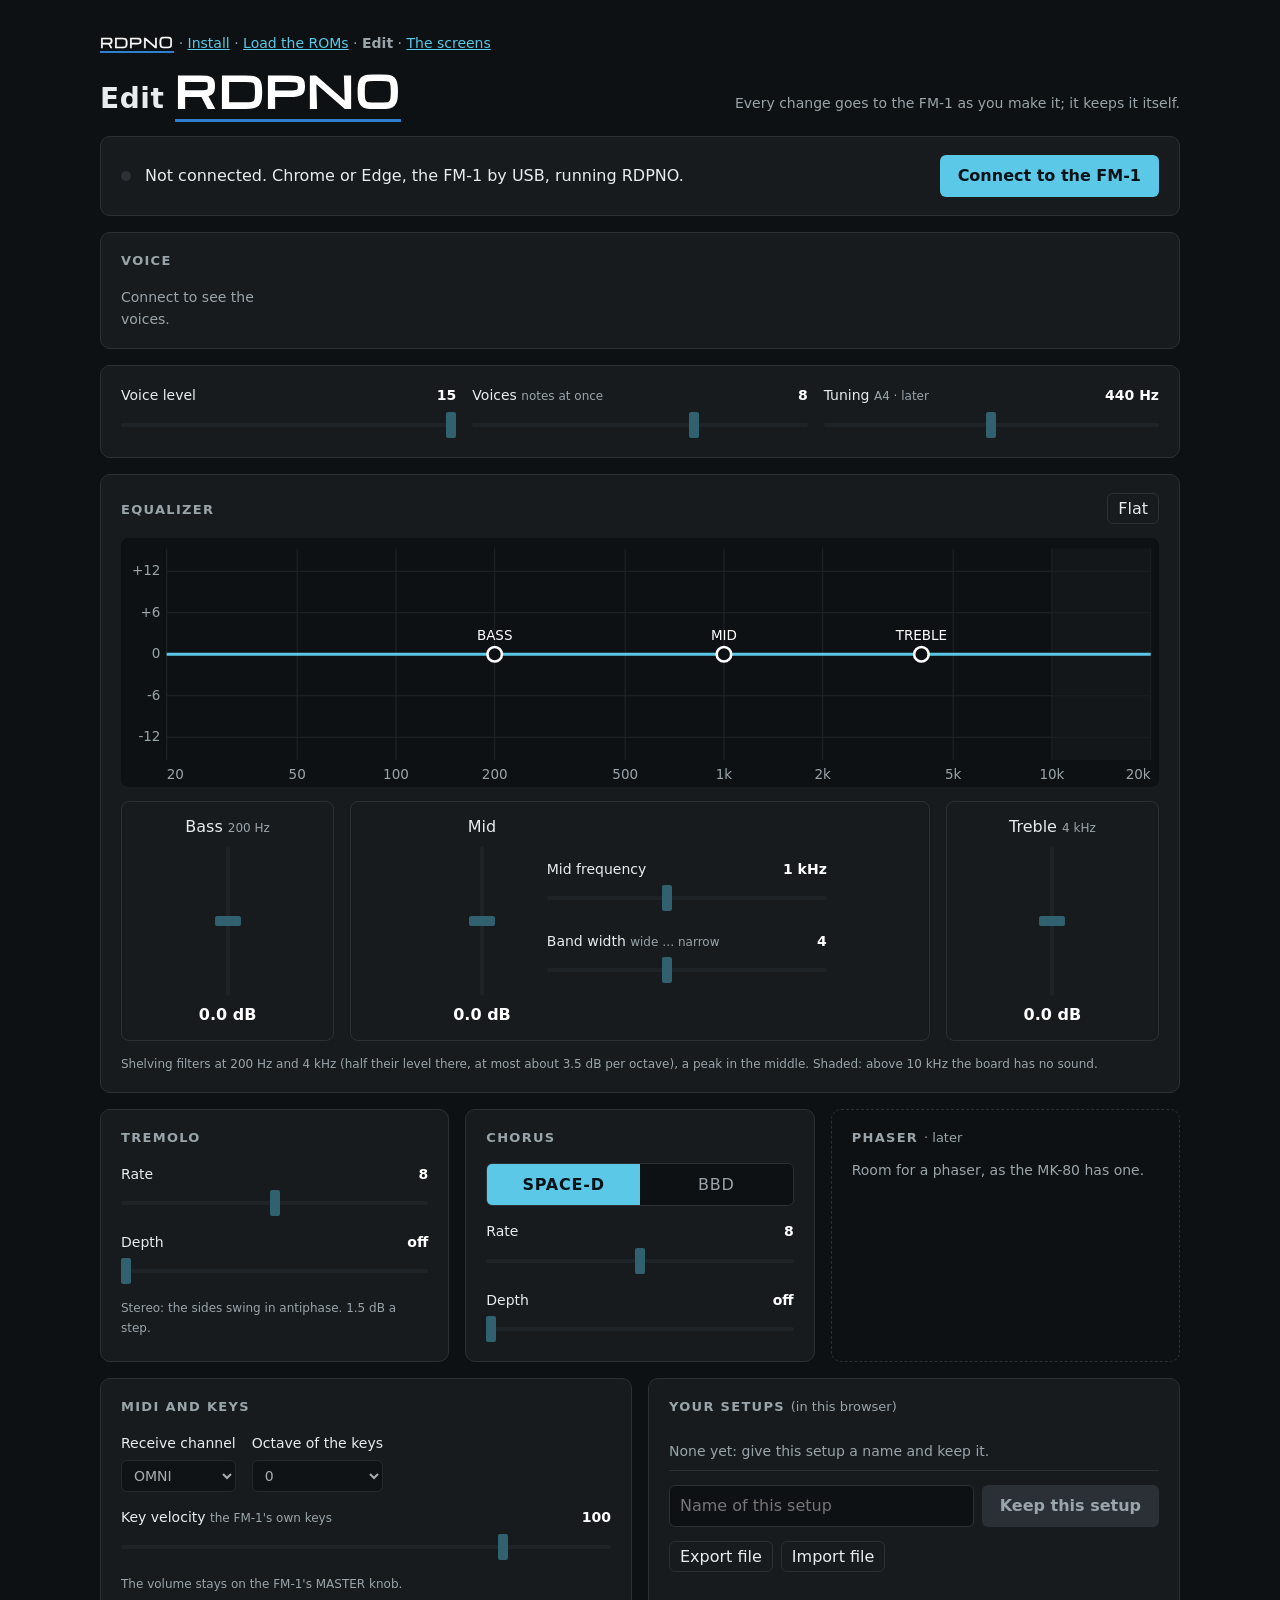
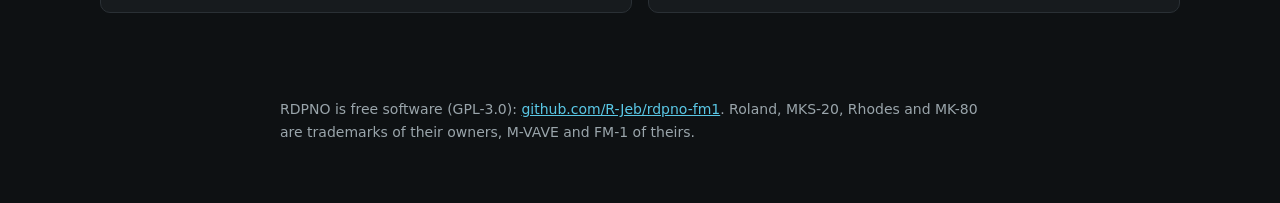
<file: site/edit/index.html>
<!doctype html>
<!-- SPDX-License-Identifier: GPL-3.0-only
     RDPNO for the FM-1: the editor. Reads the FM-1's settings over USB MIDI and sends every change as it is made
     (firmware/src/sysex.c 20 get, 22 set; rdpno.c ed_get / ed_set); the FM-1 keeps them itself, 2 s after the last
     change, as for its own knobs. Setups are kept in this browser (localStorage) and as files. -->
<html lang="en">
<head>
<meta charset="utf-8">
<meta name="viewport" content="width=device-width, initial-scale=1">
<title>Edit · RDPNO</title>
<link rel="stylesheet" href="../site.css">
<style>
  main.wide { max-width: 1120px; }
  .row3 { display: grid; grid-template-columns: repeat(auto-fit, minmax(260px, 1fr)); gap: 16px; }
  .row2 { display: grid; grid-template-columns: repeat(auto-fit, minmax(340px, 1fr)); gap: 16px; }
  .voices { display: grid; grid-template-columns: repeat(auto-fill, minmax(150px, 1fr)); gap: 10px; }
  .voice { font: inherit; text-align: left; min-height: 56px; padding: 10px 12px; border-radius: 8px; color: var(--fg); background: var(--bg);
           border: 1px solid var(--line); cursor: pointer; font-weight: 400; }
  .voice[aria-pressed=true] { border: 2px solid var(--hi); padding: 9px 11px; }
  .voice small { display: block; font-size: 12px; color: var(--dim); }
  .voice b { display: block; letter-spacing: .03em; }
  .k { display: flex; flex-direction: column; gap: 4px; }
  .k .t { display: flex; justify-content: space-between; gap: 8px; font-size: 14px; }
  .k .t b { font-variant-numeric: tabular-nums; color: #fff; }
  .note { color: var(--dim); font-size: 12px; }
  .card { display: flex; flex-direction: column; gap: 14px; margin: 0 0 16px; }
  .row3, .row2 { margin: 0 0 16px; }
  .row3 > .card, .row2 > .card { margin: 0; }
  .eqrow { display: flex; flex-wrap: wrap; gap: 16px; align-items: stretch; }
  .band { flex: 1 1 140px; display: flex; flex-direction: column; align-items: center; gap: 6px; border: 1px solid var(--line); border-radius: 8px; padding: 12px; }
  .band b { font-variant-numeric: tabular-nums; color: #fff; }
  .mid { flex: 3 1 360px; display: flex; gap: 36px; align-items: center; justify-content: center; border: 1px solid var(--line); border-radius: 8px; padding: 12px 18px; }
  .mid .hs { flex: 0 1 280px; display: flex; flex-direction: column; gap: 18px; }
  #eq { width: 100%; height: auto; display: block; background: var(--bg); border-radius: 8px; }
  .seg { display: flex; border: 1px solid var(--line); border-radius: 6px; overflow: hidden; }
  .seg button { flex: 1; border-radius: 0; background: var(--bg); color: var(--dim); font-weight: 400; letter-spacing: .05em; min-height: 40px; }
  .seg button[aria-pressed=true] { background: var(--hi); color: #061217; font-weight: 600; }
  .later { border: 1px dashed var(--line); border-radius: 10px; padding: 18px 20px; color: var(--dim); }
  .bar { display: flex; flex-wrap: wrap; align-items: center; gap: 14px; }
  .dot { width: 10px; height: 10px; border-radius: 50%; background: var(--line); flex: none; }
  .dot.on { background: var(--hi); }
  .setups { list-style: none; padding: 0; margin: 0; }
  .setups li { display: flex; align-items: center; justify-content: space-between; gap: 8px; padding: 8px 0; border-bottom: 1px solid var(--line); }
  .setups li span small { color: var(--dim); }
  .btns { display: flex; flex-wrap: wrap; gap: 8px; }
  label.sel { display: flex; flex-direction: column; gap: 6px; font-size: 14px; }
  section h2 { margin-bottom: 0; }
  .head { display: flex; align-items: baseline; justify-content: space-between; gap: 8px; }
  fieldset { border: 0; padding: 0; margin: 0; min-width: 0; display: contents; }
</style>
</head>
<body>
<main class="wide">
  <p class="nav"><a href="../" class="logo">RDPNO</a> · <a href="../install/">Install</a> · <a href="../load/">Load the ROMs</a> · <b>Edit</b> · <a href="../screens/">The screens</a></p>
  <div class="head" style="margin-bottom: 14px"><h1 style="margin: 0">Edit <span class="logo">RDPNO</span></h1>
    <p class="small" style="margin: 0">Every change goes to the FM-1 as you make it; it keeps it itself.</p></div>

  <section class="bar">
    <span class="dot" id="dot" aria-hidden="true"></span>
    <span id="cstat" style="flex: 1 1 260px" role="status">Not connected. Chrome or Edge, the FM-1 by USB, running RDPNO.</span>
    <button id="read" class="plain" hidden>Read from the FM-1</button>
    <button id="connect">Connect to the FM-1</button>
  </section>

  <fieldset id="all" disabled>
  <section class="card">
    <h2>Voice</h2>
    <div class="voices" id="voices"></div>
  </section>

  <section class="row3" style="background: var(--panel)">
    <label class="k"><span class="t"><span>Voice level</span><b id="v1"></b></span><input type="range" id="p1" min="0" max="15" data-e="1"></label>
    <label class="k"><span class="t"><span>Voices <span class="note">notes at once</span></span><b id="v2"></b></span><input type="range" id="p2" min="4" max="10" data-e="2"></label>
    <label class="k"><span class="t"><span>Tuning <span class="note">A4 · later</span></span><b>440 Hz</b></span><input type="range" min="430" max="450" value="440" disabled></label>
  </section>

  <section class="card">
    <div class="head"><h2>Equalizer</h2><button class="plain" id="flat">Flat</button></div>
    <svg id="eq" viewBox="0 0 1000 240" role="img" aria-label="The equalizer's curve"></svg>
    <div class="eqrow">
      <div class="band"><span>Bass <span class="note">200 Hz</span></span><div class="fader"><input type="range" id="p3" min="0" max="14" data-e="3" aria-label="Bass level"></div><b id="v3"></b></div>
      <div class="mid">
        <div class="band" style="border: 0; flex: none; padding: 0"><span>Mid</span><div class="fader"><input type="range" id="p4" min="0" max="14" data-e="4" aria-label="Middle level"></div><b id="v4"></b></div>
        <div class="hs">
          <label class="k"><span class="t"><span>Mid frequency</span><b id="v5"></b></span><input type="range" id="p5" min="0" max="7" data-e="5"></label>
          <label class="k"><span class="t"><span>Band width <span class="note">wide … narrow</span></span><b id="v6"></b></span><input type="range" id="p6" min="0" max="7" data-e="6"></label>
        </div>
      </div>
      <div class="band"><span>Treble <span class="note">4 kHz</span></span><div class="fader"><input type="range" id="p7" min="0" max="14" data-e="7" aria-label="Treble level"></div><b id="v7"></b></div>
    </div>
    <p class="note" style="margin: 0">Shelving filters at 200 Hz and 4 kHz (half their level there, at most about 3.5 dB per octave), a peak in the middle. Shaded: above 10 kHz the board has no sound.</p>
  </section>

  <div class="row3">
    <section class="card">
      <h2>Tremolo</h2>
      <label class="k"><span class="t"><span>Rate</span><b id="v8"></b></span><input type="range" id="p8" min="1" max="15" data-e="8"></label>
      <label class="k"><span class="t"><span>Depth</span><b id="v9"></b></span><input type="range" id="p9" min="0" max="15" data-e="9"></label>
      <p class="note" style="margin: 0">Stereo: the sides swing in antiphase. 1.5 dB a step.</p>
    </section>
    <section class="card">
      <h2>Chorus</h2>
      <div class="seg" role="group" aria-label="Chorus type">
        <button type="button" id="spaced" aria-pressed="true">SPACE-D</button><button type="button" id="bbd" aria-pressed="false">BBD</button>
      </div>
      <label class="k"><span class="t"><span>Rate</span><b id="v11"></b></span><input type="range" id="p11" min="1" max="15" data-e="11"></label>
      <label class="k"><span class="t"><span>Depth</span><b id="v12"></b></span><input type="range" id="p12" min="0" max="15" data-e="12"></label>
    </section>
    <div class="later">
      <h2>Phaser <span style="text-transform: none; letter-spacing: 0; font-weight: 400">· later</span></h2>
      <p class="small" style="margin: 0">Room for a phaser, as the MK-80 has one.</p>
    </div>
  </div>

  <div class="row2">
    <section class="card">
      <h2>MIDI and keys</h2>
      <div class="btns" style="gap: 16px">
        <label class="sel">Receive channel <select id="p13" data-e="13"></select></label>
        <label class="sel">Octave of the keys <select id="p14" data-e="14"></select></label>
      </div>
      <label class="k"><span class="t"><span>Key velocity <span class="note">the FM-1's own keys</span></span><b id="v15"></b></span><input type="range" id="p15" min="1" max="127" data-e="15"></label>
      <p class="note" style="margin: 0">The volume stays on the FM-1's MASTER knob.</p>
    </section>
    <section class="card">
      <h2>Your setups <span style="text-transform: none; letter-spacing: 0; font-weight: 400">(in this browser)</span></h2>
      <ul class="setups" id="setups"></ul>
      <div class="btns">
        <input id="sname" placeholder="Name of this setup" aria-label="Name of this setup" style="font: inherit; flex: 1 1 160px; min-height: 40px; background: var(--bg); color: var(--fg); border: 1px solid var(--line); border-radius: 6px; padding: 6px 10px">
        <button type="button" id="keep">Keep this setup</button>
      </div>
      <div class="btns">
        <button type="button" class="plain" id="export">Export file</button>
        <label class="plain" style="border: 1px solid var(--line); border-radius: 6px; padding: 2px 10px; cursor: pointer">Import file <input type="file" id="import" accept=".json,application/json" hidden></label>
      </div>
    </section>
  </div>
  </fieldset>
  <p class="status" id="status" role="status"></p>
</main>
<footer>
  <p class="small">RDPNO is free software (GPL-3.0): <a href="https://github.com/R-Jeb/rdpno-fm1">github.com/R-Jeb/rdpno-fm1</a>.
    Roland, MKS-20, Rhodes and MK-80 are trademarks of their owners, M-VAVE and FM-1 of theirs.</p>
</footer>
<script src="../romload.js"></script>
<script>
"use strict";
const $ = (id) => document.getElementById(id);
/* the settings, in the firmware's order (rdpno.c E_*) */
const E = {PATCH: 0, VOL: 1, VOICES: 2, BASS: 3, MLEVEL: 4, MFREQ: 5, WIDTH: 6, TREBLE: 7, TRATE: 8, TDEPTH: 9, CHOTYPE: 10,
           CRATE: 11, CDEPTH: 12, CH: 13, OCT: 14, VEL: 15, N: 16};
const DEFAULTS = [0, 15, 8, 7, 7, 3, 3, 7, 8, 0, 1, 8, 0, 0, 2, 100];
const MIDF = [400, 560, 770, 1000, 1400, 2000, 2800, 4000], MIDN = ["400 Hz", "560 Hz", "770 Hz", "1 kHz", "1.4 kHz", "2 kHz", "2.8 kHz", "4 kHz"];
const WQ = [0.35, 0.5, 0.7, 1.0, 1.4, 2.0, 2.8, 4.0];
const dbOf = (i) => (i - 7) * 1.5, db = (i) => { const d = dbOf(i); return (d > 0 ? "+" : "") + d.toFixed(1) + " dB"; };
const off = (x) => (x ? String(x) : "off");
const SHOW = {1: String, 2: String, 3: db, 4: db, 5: (i) => MIDN[i], 6: (i) => String(i + 1), 7: db, 8: String, 9: off, 11: String, 12: off, 15: String};
let v = DEFAULTS.slice(), midi = null, link = null, setKey = null, lastTouch = 0;

for (let c = 0; c <= 16; c++) $("p13").append(new Option(c ? String(c) : "OMNI", c));
for (let o = 0; o <= 4; o++) $("p14").append(new Option((o > 2 ? "+" : "") + (o - 2), o));

/* ---- the equalizer's curve: the analog shelves (Q 0.5) and the bell, as the firmware's filters (gen_fx_tables.py) */
function mag(nr, ni, dr, di) { return Math.sqrt((nr * nr + ni * ni) / (dr * dr + di * di)); }
function shelf(f, f0, g, high) {
  const A = 10 ** (g / 40), w = f / f0, k = Math.sqrt(A) / 0.5, re = -w * w;
  return 20 * Math.log10(A * (high ? mag(A * re + 1, k * w, re + A, k * w) : mag(re + A, k * w, A * re + 1, k * w)));
}
function bell(f, f0, g, q) { const A = 10 ** (g / 40), w = f / f0, re = 1 - w * w; return 20 * Math.log10(mag(re, w * A / q, re, w / (A * q))); }
const total = (f) => shelf(f, 200, dbOf(v[E.BASS]), false) + shelf(f, 4000, dbOf(v[E.TREBLE]), true) + bell(f, MIDF[v[E.MFREQ]], dbOf(v[E.MLEVEL]), WQ[v[E.WIDTH]]);
function drawEq() {
  const X0 = 44, X1 = 992, LO = Math.log10(20), HI = Math.log10(20000);
  const x = (f) => X0 + (Math.log10(f) - LO) / (HI - LO) * (X1 - X0), y = (d) => 112 - Math.max(-16, Math.min(16, d)) * (100 / 15);
  let s = "", c = "";
  for (const [f, l] of [[20, "20"], [50, "50"], [100, "100"], [200, "200"], [500, "500"], [1000, "1k"], [2000, "2k"], [5000, "5k"], [10000, "10k"], [20000, "20k"]])
    s += `<line x1="${x(f)}" y1="10" x2="${x(f)}" y2="214" stroke="#20262a"/><text x="${x(f)}" y="232" fill="#9aa5ab" font-size="13" text-anchor="${f === 20000 ? "end" : f === 20 ? "start" : "middle"}">${l}</text>`;
  for (const d of [12, 6, 0, -6, -12])
    s += `<line x1="44" y1="${y(d)}" x2="992" y2="${y(d)}" stroke="${d ? "#20262a" : "#3a434a"}"/><text x="38" y="${y(d) + 4}" fill="#9aa5ab" font-size="13" text-anchor="end">${d > 0 ? "+" : ""}${d}</text>`;
  s += `<rect x="${x(10000)}" y="10" width="${X1 - x(10000)}" height="204" fill="#171b1e" opacity="0.6"/>`;
  for (let i = 0; i <= 240; i++) { const f = 10 ** (LO + (HI - LO) * i / 240); c += (i ? " L " : "M ") + x(f).toFixed(1) + " " + y(total(f)).toFixed(1); }
  s += `<path d="${c} L ${X1} ${y(0)} L ${X0} ${y(0)} Z" fill="#5ac8e6" opacity="0.12"/><path d="${c}" fill="none" stroke="#5ac8e6" stroke-width="3" stroke-linejoin="round"/>`;
  for (const [f, l] of [[200, "BASS"], [MIDF[v[E.MFREQ]], "MID"], [4000, "TREBLE"]]) {
    const yy = y(total(f));
    s += `<circle cx="${x(f)}" cy="${yy}" r="7" fill="#0e1113" stroke="#fff" stroke-width="2.5"/><text x="${x(f)}" y="${yy > 60 ? yy - 14 : yy + 26}" fill="#fff" font-size="13" text-anchor="middle">${l}</text>`;
  }
  $("eq").innerHTML = s;
  $("eq").setAttribute("aria-label", `The equalizer's curve: bass ${db(v[E.BASS])}, mid ${db(v[E.MLEVEL])} at ${MIDN[v[E.MFREQ]]}, treble ${db(v[E.TREBLE])}`);
}

/* ---- the page from v */
function voiceList() {
  const s = setKey && RomLoad.SETS[setKey];
  $("voices").innerHTML = "";
  if (!s) { $("voices").innerHTML = `<p class="small" style="margin: 0">${link ? "The FM-1 holds no ROMs: load them first." : "Connect to see the voices."}</p>`; return; }
  s.patches.forEach(([name, , khz, num], i) => {
    const b = document.createElement("button");
    b.type = "button"; b.className = "voice"; b.setAttribute("aria-pressed", String(i === v[E.PATCH]));
    b.innerHTML = `<small>VOICE ${num} · ${khz} kHz</small><b>${name}</b>`;
    b.onclick = () => change(E.PATCH, i);
    $("voices").append(b);
  });
}
function show() {
  for (const [e, f] of Object.entries(SHOW)) { $("p" + e).value = v[e]; $("v" + e).textContent = f(v[e]); }
  $("p13").value = v[E.CH]; $("p14").value = v[E.OCT];
  $("spaced").setAttribute("aria-pressed", String(v[E.CHOTYPE] === 1)); $("bbd").setAttribute("aria-pressed", String(v[E.CHOTYPE] === 0));
  [...$("voices").children].forEach((b, i) => b.setAttribute && b.setAttribute("aria-pressed", String(i === v[E.PATCH])));
  drawEq();
}

/* ---- to the FM-1: the changes gathered, one frame at a time (the link answers one frame at a time) */
const pending = new Map();
let sending = false;
function change(e, value) {
  v[e] = value; lastTouch = Date.now(); show();
  if (!link) return;
  pending.set(e, value);
  if (!sending) flush();
}
async function flush() {
  sending = true;
  try {
    while (pending.size && link) {
      const pairs = [...pending.entries()];
      pending.clear();
      await link.set(pairs);
      $("status").textContent = "Sent to the FM-1.";
    }
  } catch (err) { lost(err); }
  sending = false;
}
function setAll(vals) { vals.forEach((x, e) => { if (x !== v[e]) { v[e] = x; pending.set(e, x); } }); show(); if (link && !sending) flush(); }
for (const el of document.querySelectorAll("[data-e]")) {
  const e = Number(el.dataset.e);
  el.addEventListener(el.tagName === "SELECT" ? "change" : "input", () => change(e, Number(el.value)));
}
$("spaced").onclick = () => change(E.CHOTYPE, 1);
$("bbd").onclick = () => change(E.CHOTYPE, 0);
$("flat").onclick = () => setAll(v.map((x, e) => (e === E.BASS || e === E.TREBLE || e === E.MLEVEL ? 7 : x)));

/* ---- the connection */
function lost(err) {
  if (link) link.close();
  link = null;
  $("dot").classList.remove("on"); $("all").disabled = true; $("read").hidden = true; $("connect").hidden = false;
  $("cstat").textContent = `The FM-1 stopped answering (${err.message}). Connect again.`;
}
async function readBack() {
  const d = await link.get();
  if (d.length >= E.N) { v = d.slice(0, E.N); show(); }
}
$("connect").onclick = async () => {
  try {
    if (!navigator.requestMIDIAccess) throw new Error("this browser has no Web MIDI: use Chrome or Edge");
    try { midi = midi || await navigator.requestMIDIAccess({sysex: true}); }
    catch (_) { throw new Error("the browser did not allow MIDI with SysEx: allow it and try again"); }
    $("cstat").textContent = "Looking for the FM-1…";
    link = await RomLoad.find(midi);
    if (!link) throw new Error("no FM-1 running RDPNO answered. Connected by USB, not in use by another page or app?");
    if (!(link.info.caps & 2)) { link.close(); link = null; throw new Error("this RDPNO has no editor yet: install the latest version first"); }
    setKey = Object.keys(RomLoad.SETS).find((k) => RomLoad.SETS[k].label === link.info.set) || null;
    await readBack();
    voiceList(); show();
    $("dot").classList.add("on"); $("all").disabled = false; $("read").hidden = false; $("connect").hidden = true;
    $("cstat").innerHTML = link.info.pack ? `Connected to the FM-1. It holds <b>${link.info.set}</b>, ${link.info.patches} voices.` : "Connected to the FM-1. It holds no ROMs yet.";
    $("status").textContent = "Live: changes are sent as you move them.";
  } catch (err) { $("cstat").textContent = err.message; }
};
$("read").onclick = async () => { try { await readBack(); $("status").textContent = "Read from the FM-1: these are its settings now."; } catch (err) { lost(err); } };
/* the FM-1's own knobs: read now and then, while nothing is being changed here */
setInterval(async () => {
  if (!link || sending || pending.size || Date.now() - lastTouch < 1500 || document.hidden || document.activeElement?.type === "range") return;
  try { await readBack(); } catch (err) { lost(err); }
}, 1500);

/* ---- setups: kept in this browser, exported and imported as files */
const KEY = "rdpno-setups";
function setups() { try { return JSON.parse(localStorage.getItem(KEY) || "[]"); } catch (_) { return []; } }
function keepSetups(list) { try { localStorage.setItem(KEY, JSON.stringify(list)); } catch (_) { $("status").textContent = "This browser does not keep setups (private window?)."; } }
function summary(s) {
  const set = s.set && RomLoad.SETS[s.set], name = set && set.patches[s.values[E.PATCH]] ? set.patches[s.values[E.PATCH]][0] : "voice " + (s.values[E.PATCH] + 1);
  return `${name}, ${s.values[E.CHOTYPE] ? "Space-D" : "BBD"} ${s.values[E.CRATE]}/${s.values[E.CDEPTH]}`;
}
function listSetups() {
  const ul = $("setups");
  ul.innerHTML = "";
  const list = setups();
  if (!list.length) { ul.innerHTML = '<li class="small">None yet: give this setup a name and keep it.</li>'; return; }
  list.forEach((s, i) => {
    const li = document.createElement("li"), t = document.createElement("span"), b = document.createElement("span"), send = document.createElement("button"), del = document.createElement("button");
    t.innerHTML = "<span></span> · <small></small>"; t.firstChild.textContent = s.name; t.lastChild.textContent = summary(s);
    send.type = del.type = "button"; send.className = del.className = "plain"; send.textContent = "Send"; del.textContent = "Delete";
    send.onclick = () => { setAll(s.values.slice(0, E.N)); $("status").textContent = `${s.name}: sent to the FM-1.`; };
    del.onclick = () => { const l = setups(); l.splice(i, 1); keepSetups(l); listSetups(); };
    b.className = "btns"; b.append(send, del); li.append(t, b); ul.append(li);
  });
}
$("keep").onclick = () => {
  const name = $("sname").value.trim() || `Setup ${setups().length + 1}`;
  const list = setups().filter((s) => s.name !== name);
  list.push({name, set: setKey, values: v.slice()});
  keepSetups(list); $("sname").value = ""; listSetups();
};
$("export").onclick = () => {
  const blob = new Blob([JSON.stringify({rdpno_setups: 1, setups: setups()}, null, 1)], {type: "application/json"});
  const a = document.createElement("a");
  a.href = URL.createObjectURL(blob); a.download = "rdpno-setups.json"; a.click();
  setTimeout(() => URL.revokeObjectURL(a.href), 1000);
};
$("import").onchange = async (e) => {
  try {
    const j = JSON.parse(await e.target.files[0].text());
    const got = (j.setups || []).filter((s) => s && typeof s.name === "string" && Array.isArray(s.values) && s.values.length >= E.N);
    const list = setups().filter((s) => !got.some((g) => g.name === s.name)).concat(got);
    keepSetups(list); listSetups();
    $("status").textContent = `${got.length} setups imported.`;
  } catch (_) { $("status").textContent = "That file holds no RDPNO setups."; }
};

voiceList(); show(); listSetups();
</script>
</body>
</html>
</file>
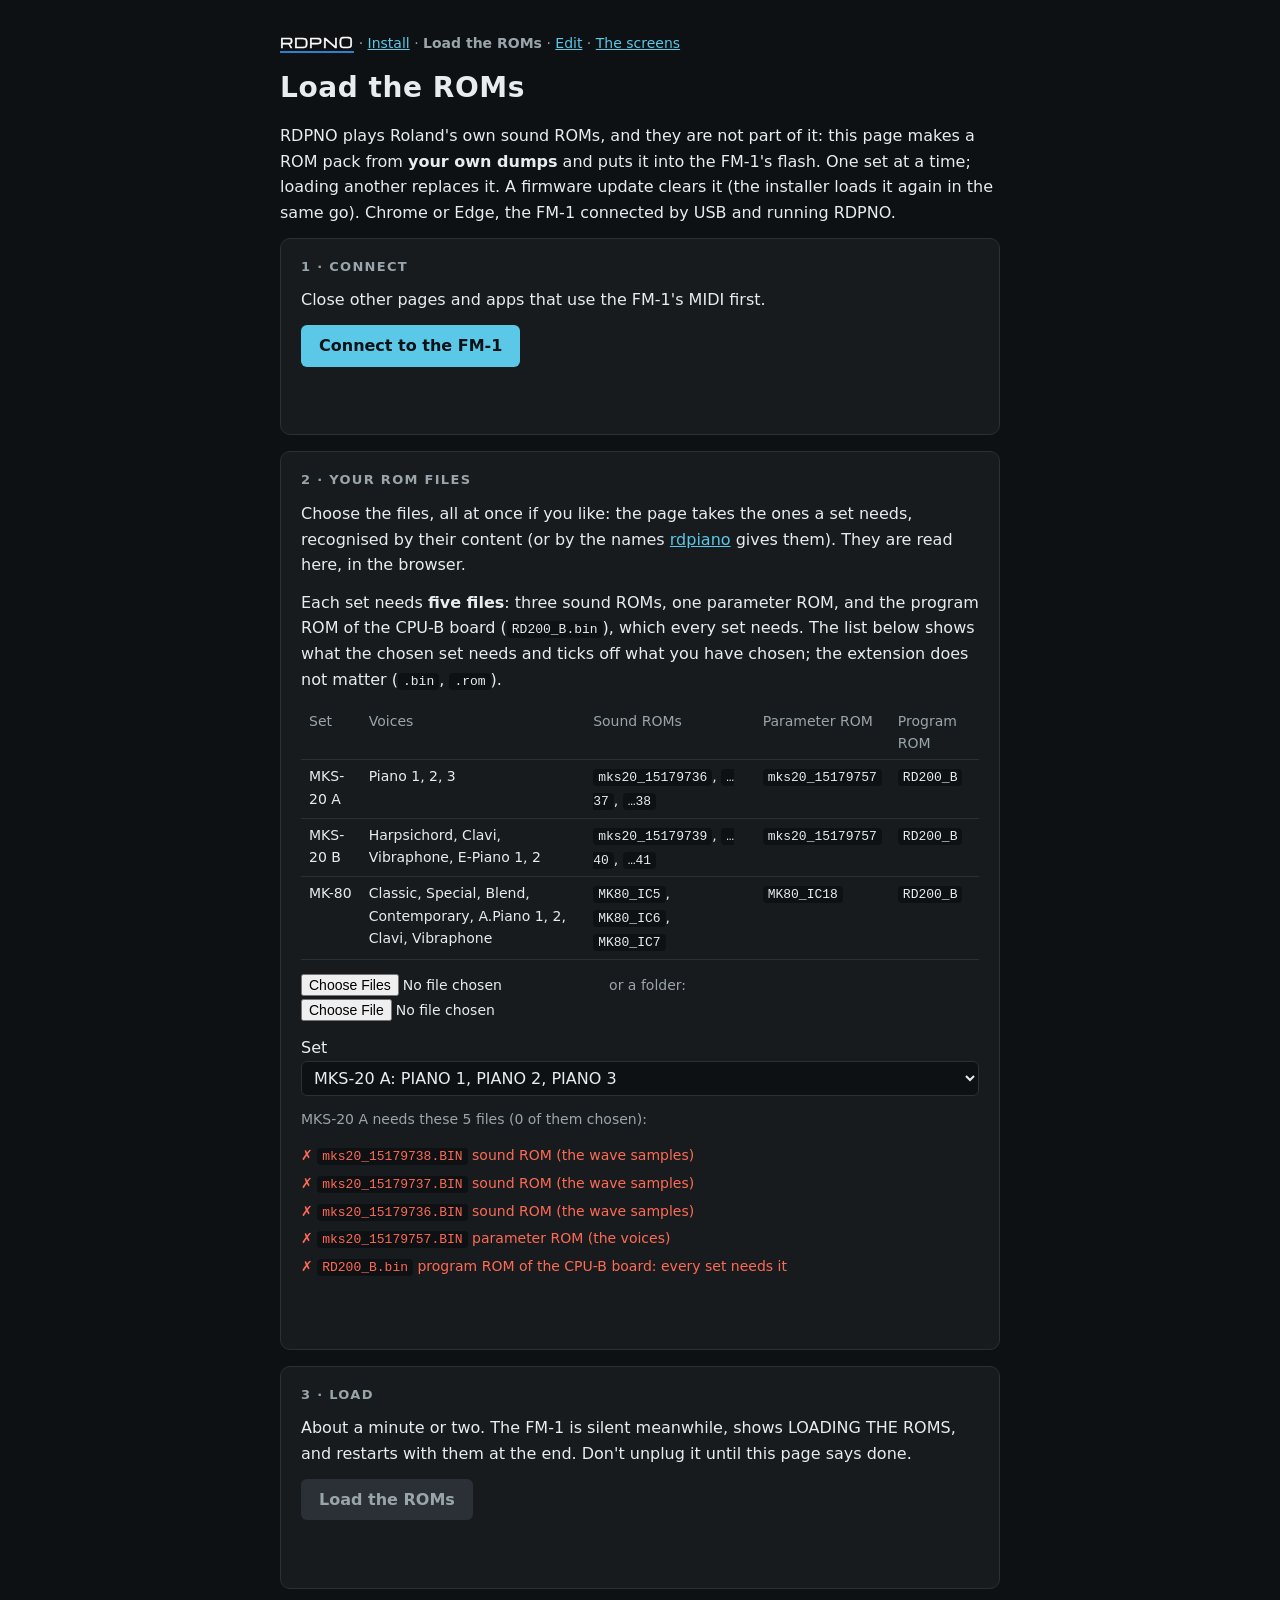
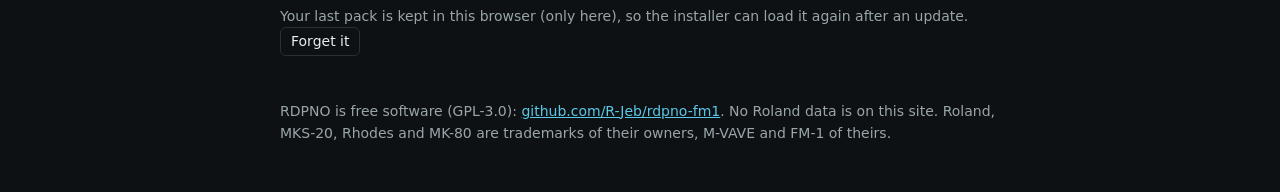
<file: site/load/index.html>
<!doctype html>
<!-- SPDX-License-Identifier: GPL-3.0-only
     RDPNO for the FM-1: the load page. Makes a ROM pack from your own Roland ROM dumps, in the browser, and sends it
     to the FM-1 over USB MIDI (Web MIDI with SysEx: Chrome or Edge). Nothing leaves your computer except to the FM-1.
     The pack: tools/pack_roms.py; the protocol: firmware/src/romload.c (tools/fm1_romload.py does the same).
     After sq80-fm1's loader page (leonardolopezchavira/sq80-fm1, app/loader/index.html). -->
<html lang="en">
<head>
<meta charset="utf-8">
<meta name="viewport" content="width=device-width, initial-scale=1">
<title>Load the ROMs · RDPNO</title>
<link rel="stylesheet" href="../site.css">
</head>
<body>
<main>
  <p class="nav"><a href="../" class="logo">RDPNO</a> · <a href="../install/">Install</a> · <b>Load the ROMs</b> · <a href="../edit/">Edit</a> · <a href="../screens/">The screens</a></p>
  <h1>Load the ROMs</h1>
  <p>RDPNO plays Roland's own sound ROMs, and they are not part of it: this page makes a ROM pack from <b>your own
    dumps</b> and puts it into the FM-1's flash. One set at a time; loading another replaces it. A firmware update
    clears it (the installer loads it again in the same go). Chrome or Edge, the FM-1 connected by USB and running RDPNO.</p>

  <section>
    <h2>1 · Connect</h2>
    <p>Close other pages and apps that use the FM-1's MIDI first.</p>
    <p><button id="connect">Connect to the FM-1</button></p>
    <p class="status" id="cstat" role="status"></p>
  </section>

  <section>
    <h2>2 · Your ROM files</h2>
    <p>Choose the files, all at once if you like: the page takes the ones a set needs, recognised by their content
      (or by the names <a href="https://github.com/giulioz/rdpiano" target="_blank" rel="noopener">rdpiano</a> gives
      them). They are read here, in the browser.</p>
    <p>Each set needs <b>five files</b>: three sound ROMs, one parameter ROM, and the program ROM of the CPU-B board
      (<code>RD200_B.bin</code>), which every set needs. The list below shows what the chosen set needs and ticks
      off what you have chosen; the extension does not matter (<code>.bin</code>, <code>.rom</code>).</p>
    <table class="sets">
      <tr><th>Set</th><th>Voices</th><th>Sound ROMs</th><th>Parameter ROM</th><th>Program ROM</th></tr>
      <tr><td>MKS-20 A</td><td>Piano 1, 2, 3</td><td><code>mks20_15179736</code>, <code>…37</code>, <code>…38</code></td><td><code>mks20_15179757</code></td><td><code>RD200_B</code></td></tr>
      <tr><td>MKS-20 B</td><td>Harpsichord, Clavi, Vibraphone, E-Piano 1, 2</td><td><code>mks20_15179739</code>, <code>…40</code>, <code>…41</code></td><td><code>mks20_15179757</code></td><td><code>RD200_B</code></td></tr>
      <tr><td>MK-80</td><td>Classic, Special, Blend, Contemporary, A.Piano 1, 2, Clavi, Vibraphone</td><td><code>MK80_IC5</code>, <code>MK80_IC6</code>, <code>MK80_IC7</code></td><td><code>MK80_IC18</code></td><td><code>RD200_B</code></td></tr>
    </table>
    <p><input type="file" id="files" multiple> <span class="small">or a folder:</span> <input type="file" id="folder" webkitdirectory></p>
    <p><label>Set <select id="set"></select></label></p>
    <div id="need"></div>
    <p class="status" id="fstat" role="status"></p>
  </section>

  <section>
    <h2>3 · Load</h2>
    <p>About a minute or two. The FM-1 is silent meanwhile, shows LOADING THE ROMS, and restarts with them at the end.
      Don't unplug it until this page says done.</p>
    <p><button id="load" disabled>Load the ROMs</button></p>
    <label class="sr" for="bar">Progress</label>
    <progress id="bar" max="1" value="0" hidden></progress>
    <p class="status" id="lstat" role="status"></p>
  </section>

  <p class="small">Your last pack is kept in this browser (only here), so the installer can load it again after an
    update. <button class="plain" id="forget">Forget it</button></p>
</main>
<footer>
  <p class="small">RDPNO is free software (GPL-3.0): <a href="https://github.com/R-Jeb/rdpno-fm1">github.com/R-Jeb/rdpno-fm1</a>.
    No Roland data is on this site. Roland, MKS-20, Rhodes and MK-80 are trademarks of their owners, M-VAVE and FM-1 of theirs.</p>
</footer>
<script src="../romload.js"></script>
<script>
"use strict";
const $ = (id) => document.getElementById(id);
const say = (el, text, cls) => { $(el).textContent = text; $(el).className = "status" + (cls ? " " + cls : ""); };
let midi = null, link = null, got = {files: {}, unknown: []};

for (const [k, s] of Object.entries(RomLoad.SETS)) {
  const o = document.createElement("option");
  o.value = k; o.textContent = `${s.label}: ${s.patches.map((p) => p[0]).join(", ")}`;
  $("set").append(o);
}
$("set").value = "mks20a";
$("need").innerHTML = RomLoad.checklist("mks20a");

function ready() { $("load").disabled = !link || RomLoad.missing($("set").value, got.files).length > 0; }
function showFiles(auto) {                     /* auto: new files chosen, the set follows them */
  const have = RomLoad.setsIn(got.files);
  if (auto) $("set").value = RomLoad.bestSet(got.files, $("set").value);
  const miss = RomLoad.missing($("set").value, got.files);
  $("need").innerHTML = RomLoad.checklist($("set").value, got.files);
  if (!Object.keys(got.files).length && !got.unknown.length) say("fstat", "");
  else if (miss.length) say("fstat", `${miss.length} of the files above still missing.` + (got.unknown.length ? ` Not recognised: ${got.unknown.join(", ")}` : ""), "bad");
  else say("fstat", `All files of ${RomLoad.SETS[$("set").value].label} are here.` + (have.length > 1 ? ` (Also complete: ${have.filter((k) => k !== $("set").value).map((k) => RomLoad.SETS[k].label).join(", ")}.)` : ""), "ok");
  ready();
}
async function take(list) {
  say("fstat", "Reading…");
  const r = await RomLoad.readFiles(list);
  Object.assign(got.files, r.files);
  got.unknown = r.unknown;
  showFiles(true);
}
$("files").onchange = (e) => take(e.target.files);
$("folder").onchange = (e) => take(e.target.files);
$("set").onchange = () => showFiles(false);

function holds(info) {
  return info.pack ? `It holds ${info.set} (${info.patches} voices).` : "It has no ROMs yet.";
}
$("connect").onclick = async () => {
  try {
    if (!navigator.requestMIDIAccess) throw new Error("this browser has no Web MIDI: use Chrome or Edge");
    try { midi = await navigator.requestMIDIAccess({sysex: true}); }
    catch (_) { throw new Error("the browser did not allow MIDI with SysEx: allow it (the icon at the right of the address bar, or Site settings > MIDI devices) and try again"); }
    say("cstat", "Looking for the FM-1…");
    if (link) link.close();
    link = await RomLoad.find(midi);
    if (!link) throw new Error("no FM-1 running RDPNO answered. Is it connected by USB, running RDPNO (the version that loads ROMs), and not in use by another page or app?");
    say("cstat", `Connected (${link.o.name}). ${holds(link.info)}`, "ok");
  } catch (err) { say("cstat", err.message, "bad"); link = null; }
  ready();
};

$("load").onclick = async () => {
  const k = $("set").value;
  $("load").disabled = true; $("bar").hidden = false; $("bar").value = 0;
  try {
    say("lstat", "Making the pack…");
    await new Promise((r) => setTimeout(r, 30));
    const pack = RomLoad.makePack(k, got.files), label = RomLoad.SETS[k].label;
    keep({set: label, pack});
    const t0 = Date.now();
    await link.load(pack, (f) => { $("bar").value = f; say("lstat", `Loading ${label}… ${Math.round(100 * f)} %` + (link.resent ? ` (${link.resent} frames sent again)` : "")); });
    say("lstat", `Loaded and checked in ${Math.round((Date.now() - t0) / 1000)} s. The FM-1 restarts with ${label}…`, "ok");
    link.close(); link = null;
    await new Promise((r) => setTimeout(r, 3000));
    link = await RomLoad.waitFor(midi, 20000);
    if (link) say("lstat", `Done. ${holds(link.info)}`, "ok");
    else say("lstat", `Loaded. The FM-1 did not answer again yet: it should play ${label} now.`, "ok");
  } catch (err) {
    say("lstat", `Stopped: ${err.message}. Try again; until then the FM-1 has no ROMs (it says NO ROMS).`, "bad");
  }
  ready();
};

/* the last pack, kept in this browser for the installer (install_app.js reads it) */
function db() {
  return new Promise((resolve, reject) => {
    const r = indexedDB.open("rdpno-setup", 1);
    r.onupgradeneeded = () => r.result.createObjectStore("files");
    r.onsuccess = () => resolve(r.result);
    r.onerror = () => reject(r.error);
  });
}
async function keep(v) {
  try { const d = await db(); d.transaction("files", "readwrite").objectStore("files").put(v, "pack"); } catch (_) { /* not kept */ }
}
$("forget").onclick = async () => {
  try { const d = await db(); d.transaction("files", "readwrite").objectStore("files").delete("pack"); $("forget").textContent = "Forgotten"; } catch (_) { /* nothing kept */ }
};
</script>
</body>
</html>
</file>
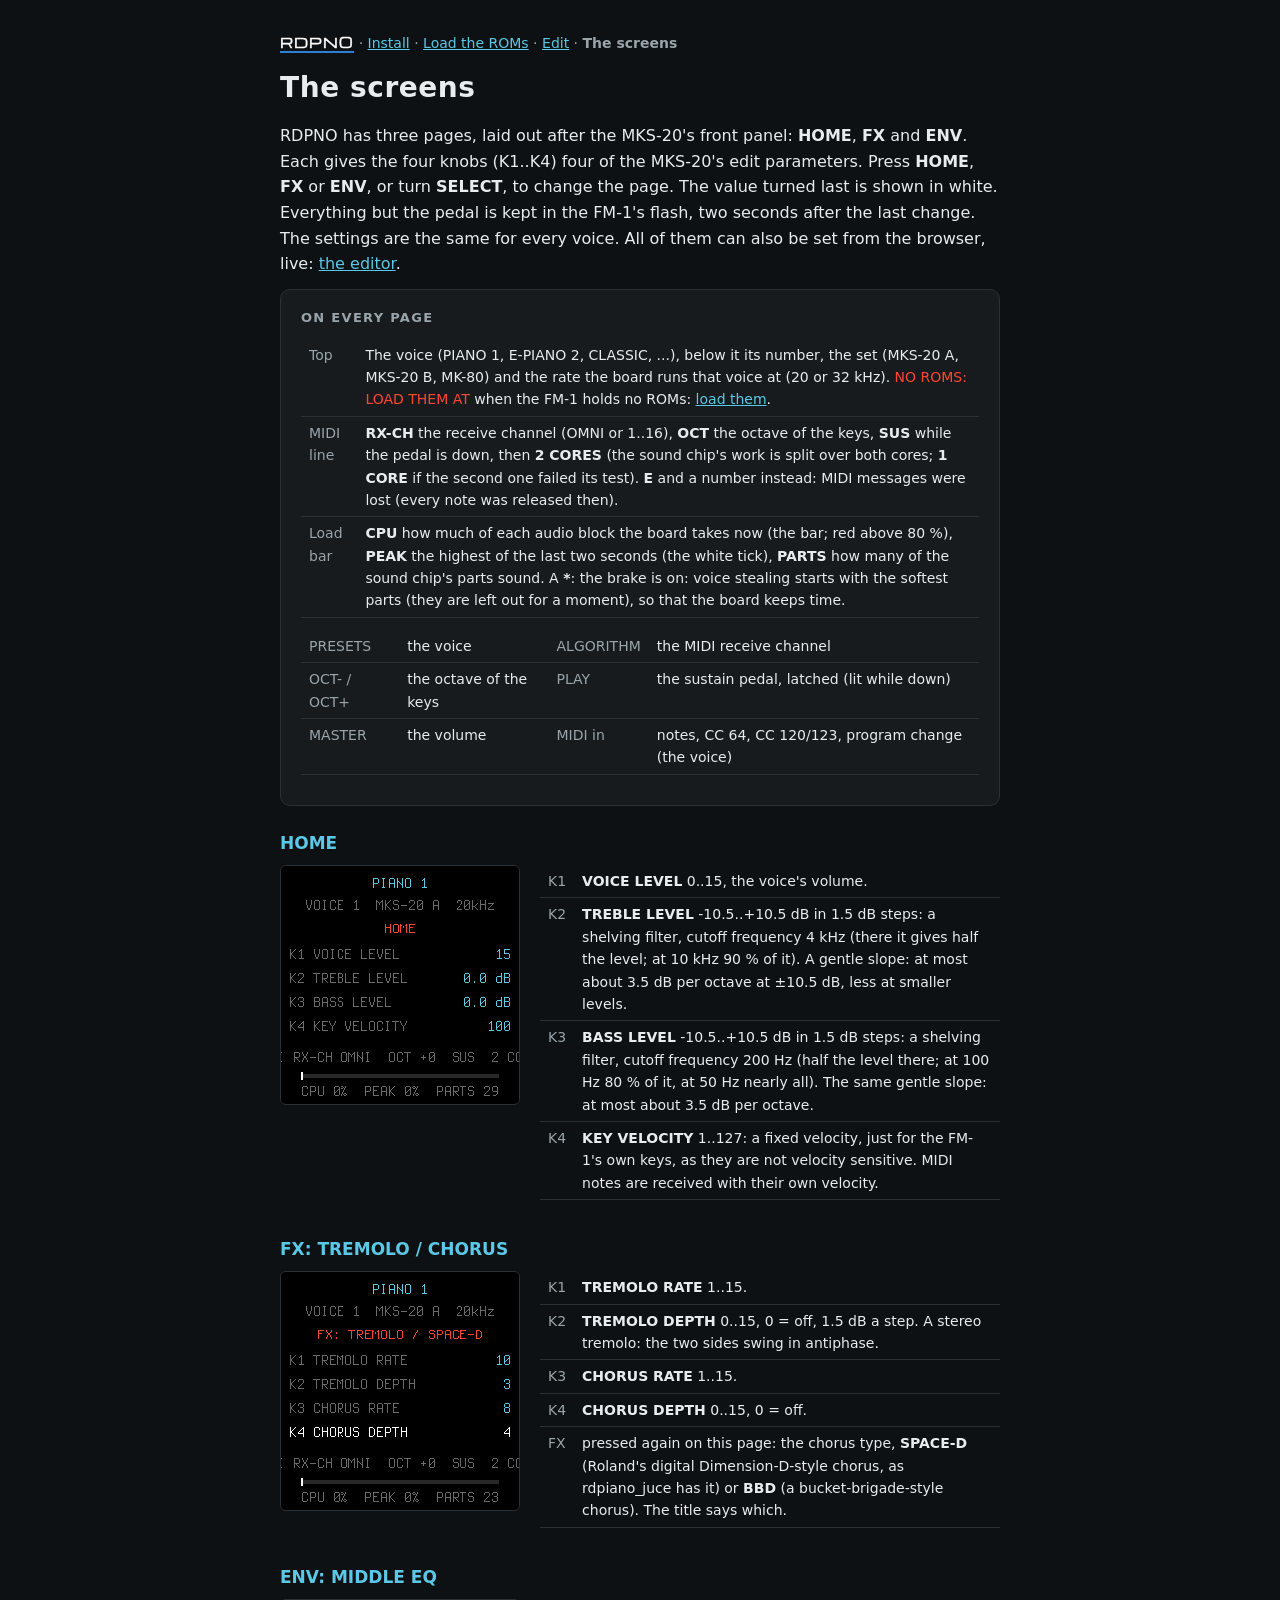
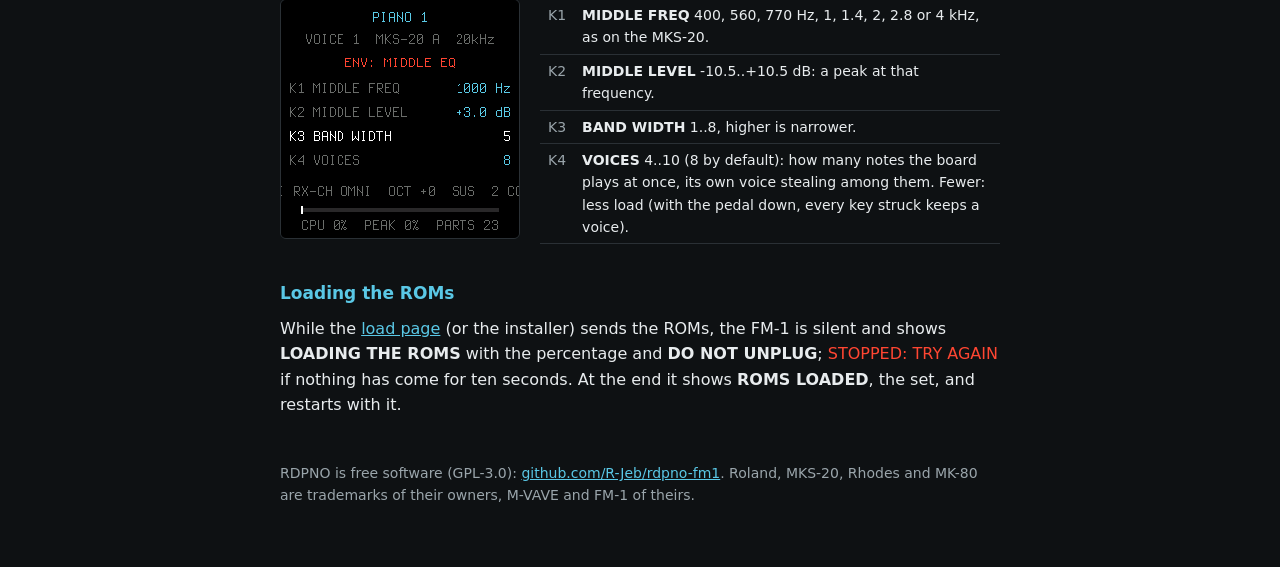
<file: site/screens/index.html>
<!doctype html>
<!-- SPDX-License-Identifier: GPL-3.0-only
     RDPNO for the FM-1: its three screens. The pictures are RDPNO's own screen, drawn by the host simulator
     (tests/run_host.sh; there the load shows 0 %). -->
<html lang="en">
<head>
<meta charset="utf-8">
<meta name="viewport" content="width=device-width, initial-scale=1">
<title>The screens · RDPNO</title>
<link rel="stylesheet" href="../site.css">
</head>
<body>
<main>
  <p class="nav"><a href="../" class="logo">RDPNO</a> · <a href="../install/">Install</a> · <a href="../load/">Load the ROMs</a> · <a href="../edit/">Edit</a> · <b>The screens</b></p>
  <h1>The screens</h1>
  <p>RDPNO has three pages, laid out after the MKS-20's front panel: <b>HOME</b>, <b>FX</b> and <b>ENV</b>. Each gives
    the four knobs (K1..K4) four of the MKS-20's edit parameters. Press <b>HOME</b>, <b>FX</b> or <b>ENV</b>, or turn
    <b>SELECT</b>, to change the page. The value turned last is shown in white. Everything but the pedal is kept in
    the FM-1's flash, two seconds after the last change. The settings are the same for every voice. All of them can also
    be set from the browser, live: <a href="../edit/">the editor</a>.</p>

  <div class="card">
    <h2>On every page</h2>
    <table>
      <tr><th>Top</th><td>The voice (PIANO 1, E-PIANO 2, CLASSIC, ...), below it its number, the set (MKS-20 A, MKS-20 B, MK-80)
        and the rate the board runs that voice at (20 or 32 kHz). <span class="red">NO ROMS: LOAD THEM AT</span> when the
        FM-1 holds no ROMs: <a href="../load/">load them</a>.</td></tr>
      <tr><th>MIDI line</th><td><b>RX-CH</b> the receive channel (OMNI or 1..16), <b>OCT</b> the octave of the keys,
        <b>SUS</b> while the pedal is down, then <b>2 CORES</b> (the sound chip's work is split over both cores; <b>1 CORE</b>
        if the second one failed its test). <b>E</b> and a number instead: MIDI messages were lost (every note was
        released then).</td></tr>
      <tr><th>Load bar</th><td><b>CPU</b> how much of each audio block the board takes now (the bar; red above 80 %),
        <b>PEAK</b> the highest of the last two seconds (the white tick), <b>PARTS</b> how many of the sound chip's
        parts sound. A <b>*</b>: the brake is on: voice stealing starts with the softest parts (they are left out for a moment), so that the board keeps time.</td></tr>
    </table>
    <table>
      <tr><th>PRESETS</th><td>the voice</td><th>ALGORITHM</th><td>the MIDI receive channel</td></tr>
      <tr><th>OCT- / OCT+</th><td>the octave of the keys</td><th>PLAY</th><td>the sustain pedal, latched (lit while down)</td></tr>
      <tr><th>MASTER</th><td>the volume</td><th>MIDI in</th><td>notes, CC 64, CC 120/123, program change (the voice)</td></tr>
    </table>
  </div>

  <h3>HOME</h3>
  <div class="screen"><img src="img/home.png" alt="The HOME page: voice level 15, treble 0.0 dB, bass 0.0 dB, key velocity 100">
    <div><table>
      <tr><th>K1</th><td><b>VOICE LEVEL</b> 0..15, the voice's volume.</td></tr>
      <tr><th>K2</th><td><b>TREBLE LEVEL</b> -10.5..+10.5 dB in 1.5 dB steps: a shelving filter, cutoff frequency 4 kHz (there it gives half the level; at 10 kHz 90 % of it). A gentle slope: at most about 3.5 dB per octave at ±10.5 dB, less at smaller levels.</td></tr>
      <tr><th>K3</th><td><b>BASS LEVEL</b> -10.5..+10.5 dB in 1.5 dB steps: a shelving filter, cutoff frequency 200 Hz (half the level there; at 100 Hz 80 % of it, at 50 Hz nearly all). The same gentle slope: at most about 3.5 dB per octave.</td></tr>
      <tr><th>K4</th><td><b>KEY VELOCITY</b> 1..127: a fixed velocity, just for the FM-1's own keys, as they are not velocity sensitive. MIDI notes are received with their own velocity.</td></tr>
    </table></div></div>

  <h3>FX: TREMOLO / CHORUS</h3>
  <div class="screen"><img src="img/fx.png" alt="The FX page: tremolo rate 10, depth 3, chorus rate 8, depth 4; the title says SPACE-D">
    <div><table>
      <tr><th>K1</th><td><b>TREMOLO RATE</b> 1..15.</td></tr>
      <tr><th>K2</th><td><b>TREMOLO DEPTH</b> 0..15, 0 = off, 1.5 dB a step. A stereo tremolo: the two sides swing in antiphase.</td></tr>
      <tr><th>K3</th><td><b>CHORUS RATE</b> 1..15.</td></tr>
      <tr><th>K4</th><td><b>CHORUS DEPTH</b> 0..15, 0 = off.</td></tr>
      <tr><th>FX</th><td>pressed again on this page: the chorus type, <b>SPACE-D</b> (Roland's digital Dimension-D-style chorus, as rdpiano_juce has it) or <b>BBD</b> (a bucket-brigade-style chorus). The title says which.</td></tr>
    </table></div></div>

  <h3>ENV: MIDDLE EQ</h3>
  <div class="screen"><img src="img/env.png" alt="The ENV page: middle frequency 1000 Hz, middle level +3.0 dB, band width 5, voices 8">
    <div><table>
      <tr><th>K1</th><td><b>MIDDLE FREQ</b> 400, 560, 770 Hz, 1, 1.4, 2, 2.8 or 4 kHz, as on the MKS-20.</td></tr>
      <tr><th>K2</th><td><b>MIDDLE LEVEL</b> -10.5..+10.5 dB: a peak at that frequency.</td></tr>
      <tr><th>K3</th><td><b>BAND WIDTH</b> 1..8, higher is narrower.</td></tr>
      <tr><th>K4</th><td><b>VOICES</b> 4..10 (8 by default): how many notes the board plays at once, its own voice stealing among them. Fewer: less load (with the pedal down, every key struck keeps a voice).</td></tr>
    </table></div></div>

  <h3>Loading the ROMs</h3>
  <p>While the <a href="../load/">load page</a> (or the installer) sends the ROMs, the FM-1 is silent and shows
    <b>LOADING THE ROMS</b> with the percentage and <b>DO NOT UNPLUG</b>; <span class="red">STOPPED: TRY AGAIN</span> if
    nothing has come for ten seconds. At the end it shows <b>ROMS LOADED</b>, the set, and restarts with it.</p>
</main>
<footer>
  <p class="small">RDPNO is free software (GPL-3.0): <a href="https://github.com/R-Jeb/rdpno-fm1">github.com/R-Jeb/rdpno-fm1</a>.
    Roland, MKS-20, Rhodes and MK-80 are trademarks of their owners, M-VAVE and FM-1 of theirs.</p>
</footer>
</body>
</html>
</file>
<file: site/site.css>
/* SPDX-License-Identifier: GPL-3.0-only
   RDPNO's pages (the installer keeps its own, fm1-base's): the MKS-20's LCD blue and indicator red on black */
:root { --bg: #0e1113; --panel: #171b1e; --line: #2a3035; --fg: #e8ecee; --dim: #9aa5ab; --hi: #5ac8e6; --led: #ff4632;
        --bad: #ff6a55; --ok: #5ac8e6; --focus: #ffd23c; }
/* the name in Michroma (Vernon Adams, SIL OFL 1.1: fonts/OFL-Michroma.txt), a wide, square-round face after the
   lettering on the MKS-20's panel, made heavier with a stroke; white, underlined in blue as the panel's DIGITAL PIANO */
@font-face { font-family: "Michroma"; src: url("fonts/michroma.woff2") format("woff2"); font-display: swap; }
.logo { font-family: "Michroma", sans-serif; color: #fff; -webkit-text-stroke: .045em #fff; letter-spacing: .08em;
        border-bottom: .09em solid #2f7fd0; padding-bottom: .06em; line-height: 1.25; display: inline-block; }
h1 .logo { font-size: 40px; margin-right: 12px; }
.nav .logo { font-size: 13px; border-bottom-width: 2px; text-decoration: none; }
* { box-sizing: border-box; }
body { margin: 0; background: var(--bg); color: var(--fg); font: 16px/1.6 system-ui, -apple-system, "Segoe UI", sans-serif; }
main, footer { max-width: 760px; margin: 0 auto; padding: 32px 20px 0; }
footer { padding-bottom: 48px; }
h1 { font-size: 28px; margin: 0 0 12px; letter-spacing: .02em; }
h2 { font-size: 13px; text-transform: uppercase; letter-spacing: .1em; color: var(--dim); margin: 0 0 10px; }
h3 { font-size: 17px; margin: 24px 0 8px; color: var(--hi); }
p { margin: 0 0 12px; }
a { color: var(--hi); }
.nav { color: var(--dim); font-size: 14px; }
section, .card { background: var(--panel); border: 1px solid var(--line); border-radius: 10px; padding: 18px 20px; margin: 0 0 16px; }
button { font: inherit; background: var(--hi); color: #061217; border: 0; border-radius: 6px; padding: 8px 18px; font-weight: 600; cursor: pointer; }
button:disabled { background: var(--line); color: var(--dim); cursor: default; }
button.plain { background: none; color: var(--fg); border: 1px solid var(--line); font-weight: 400; padding: 2px 10px; }
:focus-visible { outline: 3px solid var(--focus); outline-offset: 2px; }
input[type=file] { font: inherit; font-size: 14px; color: var(--fg); max-width: 100%; }
select { font: inherit; background: var(--bg); color: var(--fg); border: 1px solid var(--line); border-radius: 6px; padding: 6px 8px; max-width: 100%; }
progress { width: 100%; height: 8px; accent-color: var(--hi); }
code { background: var(--bg); padding: 1px 5px; border-radius: 4px; font-size: 13px; }
.small { color: var(--dim); font-size: 14px; }
.status { min-height: 1.6em; color: var(--dim); }
.ok { color: var(--ok); } .bad { color: var(--bad); }
.sr { position: absolute; width: 1px; height: 1px; overflow: hidden; clip: rect(0 0 0 0); white-space: nowrap; }
table { border-collapse: collapse; width: 100%; margin: 0 0 12px; font-size: 14px; }
th, td { text-align: left; vertical-align: top; padding: 5px 8px; border-bottom: 1px solid var(--line); }
th { color: var(--dim); font-weight: 500; }
.screen { display: flex; gap: 20px; align-items: flex-start; flex-wrap: wrap; margin: 0 0 8px; }
.screen img { width: 240px; height: 240px; image-rendering: pixelated; border-radius: 6px; border: 1px solid var(--line); flex: none; }
.screen div { flex: 1; min-width: 260px; }
.big { display: flex; gap: 12px; flex-wrap: wrap; margin: 16px 0 24px; }
.big a { display: block; flex: 1; min-width: 200px; background: var(--panel); border: 1px solid var(--line); border-radius: 10px;
         padding: 16px 18px; text-decoration: none; color: var(--fg); }
.big a b { display: block; color: var(--hi); font-size: 18px; margin-bottom: 4px; }
.red { color: var(--led); }
ul.need { list-style: none; padding: 0; margin: 0 0 12px; font-size: 14px; }
ul.need li { padding: 2px 0; } ul.need li.ok { color: var(--fg); } ul.need li.ok::first-letter { color: var(--ok); }
/* sliders (the editor): a thin track, no fill, a narrow light-blue cap as on a real fader */
input[type=range] { -webkit-appearance: none; appearance: none; width: 100%; height: 28px; margin: 0; background: transparent; cursor: pointer; }
input[type=range]::-webkit-slider-runnable-track { height: 4px; background: var(--line); border-radius: 2px; }
input[type=range]::-webkit-slider-thumb { -webkit-appearance: none; width: 10px; height: 26px; margin-top: -11px; background: var(--hi); border: 0; border-radius: 2px; }
input[type=range]::-moz-range-track { height: 4px; background: var(--line); border-radius: 2px; }
input[type=range]::-moz-range-progress { background: transparent; }
input[type=range]::-moz-range-thumb { width: 10px; height: 26px; background: var(--hi); border: 0; border-radius: 2px; }
input[type=range]:disabled { cursor: default; opacity: .4; }
.fader { width: 40px; height: 150px; position: relative; }
.fader input { position: absolute; width: 150px; left: -55px; top: 61px; transform: rotate(-90deg); }
</file>
